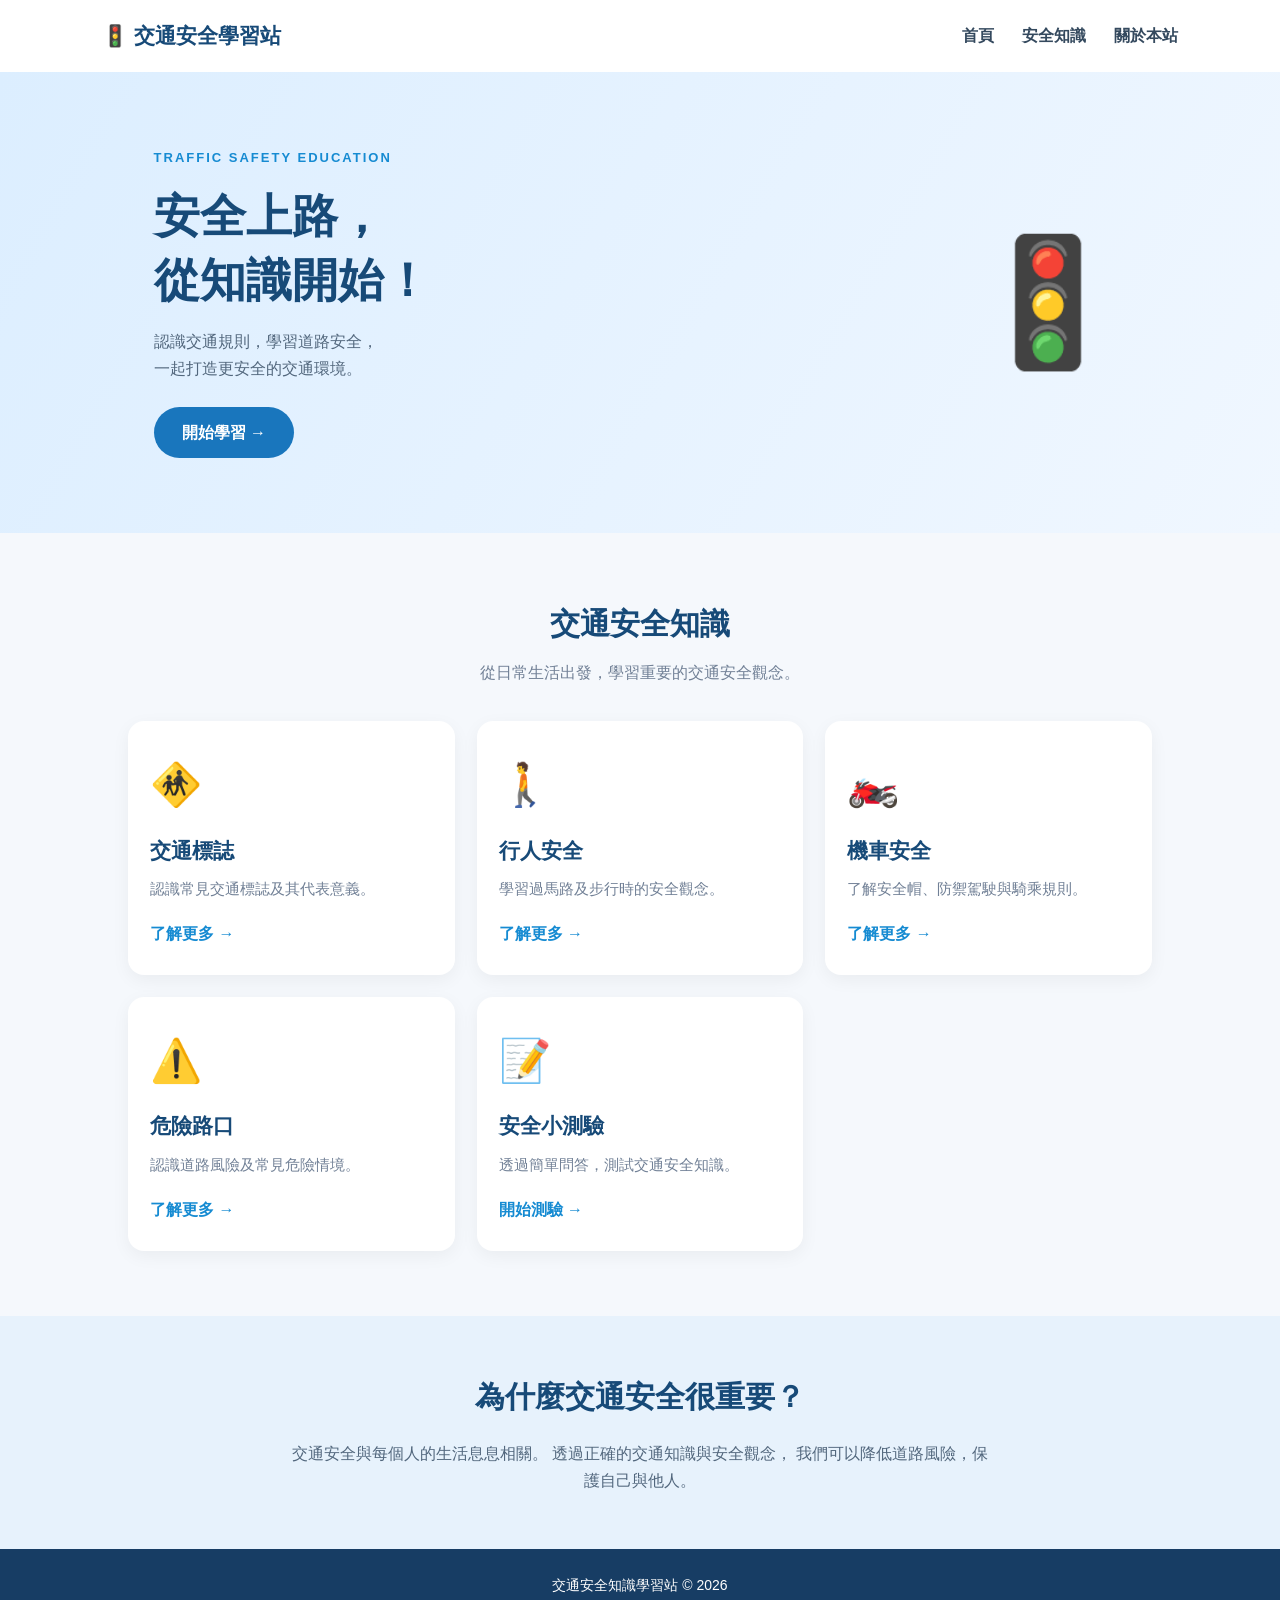
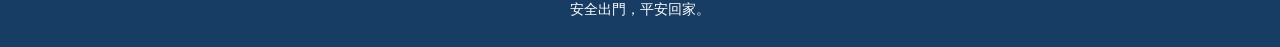
<file: index.html>
<!DOCTYPE html>
<html lang="zh-Hant">
<head>
  <meta charset="UTF-8">
  <meta name="viewport" content="width=device-width, initial-scale=1.0">
  <title>交通安全知識學習站</title>
  <link rel="stylesheet" href="css/style.css">
</head>
<body>

  <header>
    <nav class="navbar">
      <a href="index.html" class="logo">🚦 交通安全學習站</a>
      <div class="nav-links">
        <a href="#home">首頁</a>
        <a href="#topics">安全知識</a>
        <a href="#about">關於本站</a>
      </div>
    </nav>
  </header>

  <main>
    <section class="hero" id="home">
      <div class="hero-content">
        <p class="tag">TRAFFIC SAFETY EDUCATION</p>
        <h1>安全上路，<br>從知識開始！</h1>
        <p>認識交通規則，學習道路安全，<br>
        一起打造更安全的交通環境。</p>
        <a href="#topics" class="main-button">開始學習 →</a>
      </div>
      <div class="hero-icon">🚦</div>
    </section>

    <section class="topics" id="topics">
      <h2>交通安全知識</h2>
      <p class="section-description">
        從日常生活出發，學習重要的交通安全觀念。
      </p>

      <div class="topic-grid">
        <a href="signs.html" class="topic-card">
          <span class="topic-icon">🚸</span>
          <h3>交通標誌</h3>
          <p>認識常見交通標誌及其代表意義。</p>
          <span class="more">了解更多 →</span>
        </a>

        <a href="pedestrian.html" class="topic-card">
          <span class="topic-icon">🚶</span>
          <h3>行人安全</h3>
          <p>學習過馬路及步行時的安全觀念。</p>
          <span class="more">了解更多 →</span>
        </a>

        <a href="motorcycle.html" class="topic-card">
          <span class="topic-icon">🏍️</span>
          <h3>機車安全</h3>
          <p>了解安全帽、防禦駕駛與騎乘規則。</p>
          <span class="more">了解更多 →</span>
        </a>

        <a href="dangerous-roads.html" class="topic-card">
          <span class="topic-icon">⚠️</span>
          <h3>危險路口</h3>
          <p>認識道路風險及常見危險情境。</p>
          <span class="more">了解更多 →</span>
        </a>

        <a href="quiz.html" class="topic-card">
          <span class="topic-icon">📝</span>
          <h3>安全小測驗</h3>
          <p>透過簡單問答，測試交通安全知識。</p>
          <span class="more">開始測驗 →</span>
        </a>
      </div>
    </section>

    <section class="about" id="about">
      <h2>為什麼交通安全很重要？</h2>
      <p>
        交通安全與每個人的生活息息相關。
        透過正確的交通知識與安全觀念，
        我們可以降低道路風險，保護自己與他人。
      </p>
    </section>
  </main>

  <footer>
    <p>交通安全知識學習站 © 2026</p>
    <p>安全出門，平安回家。</p>
  </footer>

</body>
</html>
</file>
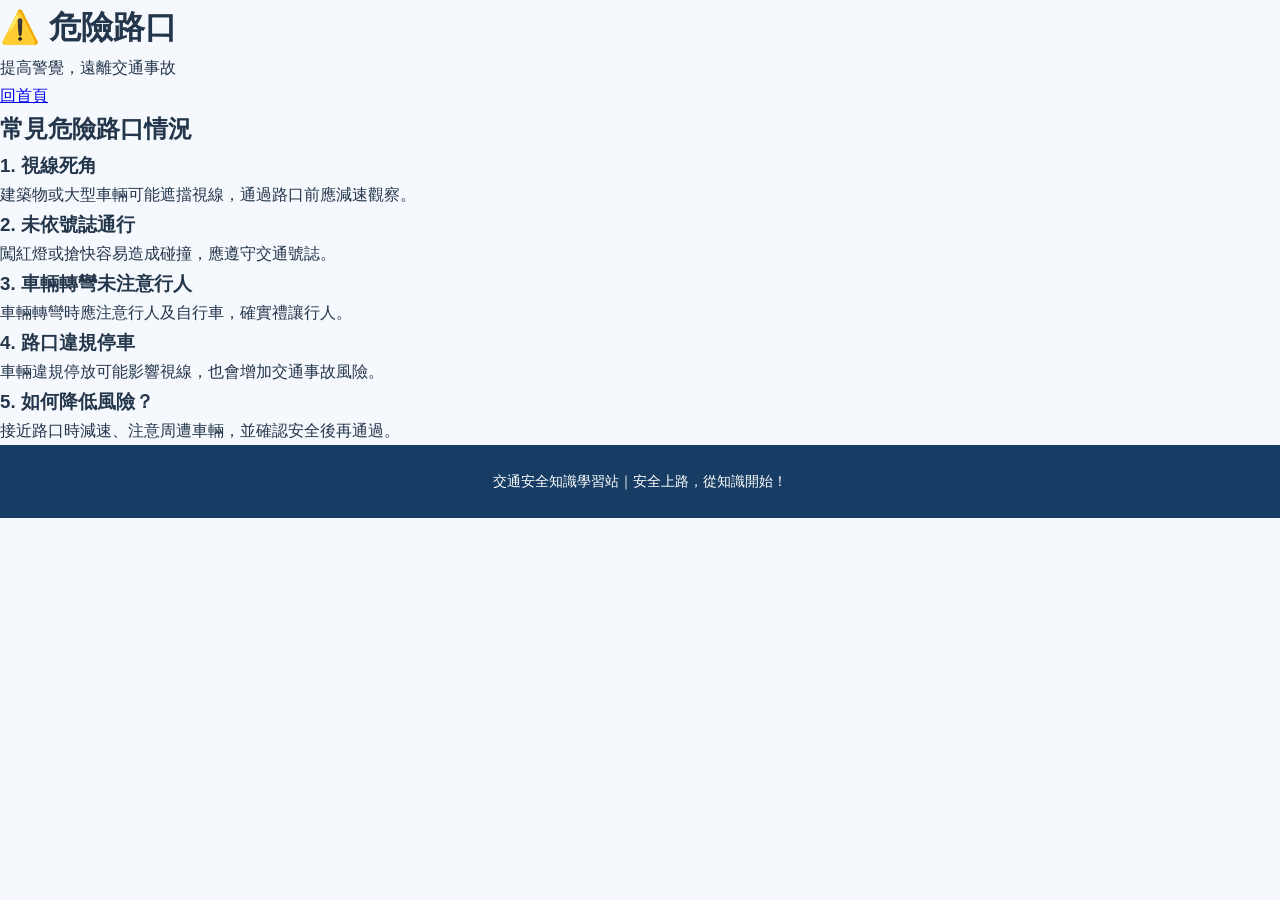
<file: dangerous-roads.html>
<!DOCTYPE html>
<html lang="zh-TW">
<head>
<meta charset="UTF-8">
<meta name="viewport" content="width=device-width, initial-scale=1.0">
<title>危險路口｜交通安全知識學習站</title>
<link rel="stylesheet" href="css/style.css">
</head>
<body>
<header>
<h1>⚠️ 危險路口</h1>
<p>提高警覺，遠離交通事故</p>
<a href="index.html">回首頁</a>
</header>
<main>
<h2>常見危險路口情況</h2>
<section>
<h3>1. 視線死角</h3>
<p>建築物或大型車輛可能遮擋視線，通過路口前應減速觀察。</p>
</section>
<section>
<h3>2. 未依號誌通行</h3>
<p>闖紅燈或搶快容易造成碰撞，應遵守交通號誌。</p>
</section>
<section>
<h3>3. 車輛轉彎未注意行人</h3>
<p>車輛轉彎時應注意行人及自行車，確實禮讓行人。</p>
</section>
<section>
<h3>4. 路口違規停車</h3>
<p>車輛違規停放可能影響視線，也會增加交通事故風險。</p>
</section>
<section>
<h3>5. 如何降低風險？</h3>
<p>接近路口時減速、注意周遭車輛，並確認安全後再通過。</p>
</section>
</main>
<footer>
<p>交通安全知識學習站｜安全上路，從知識開始！</p>
</footer>
</body>
</html>
</file>
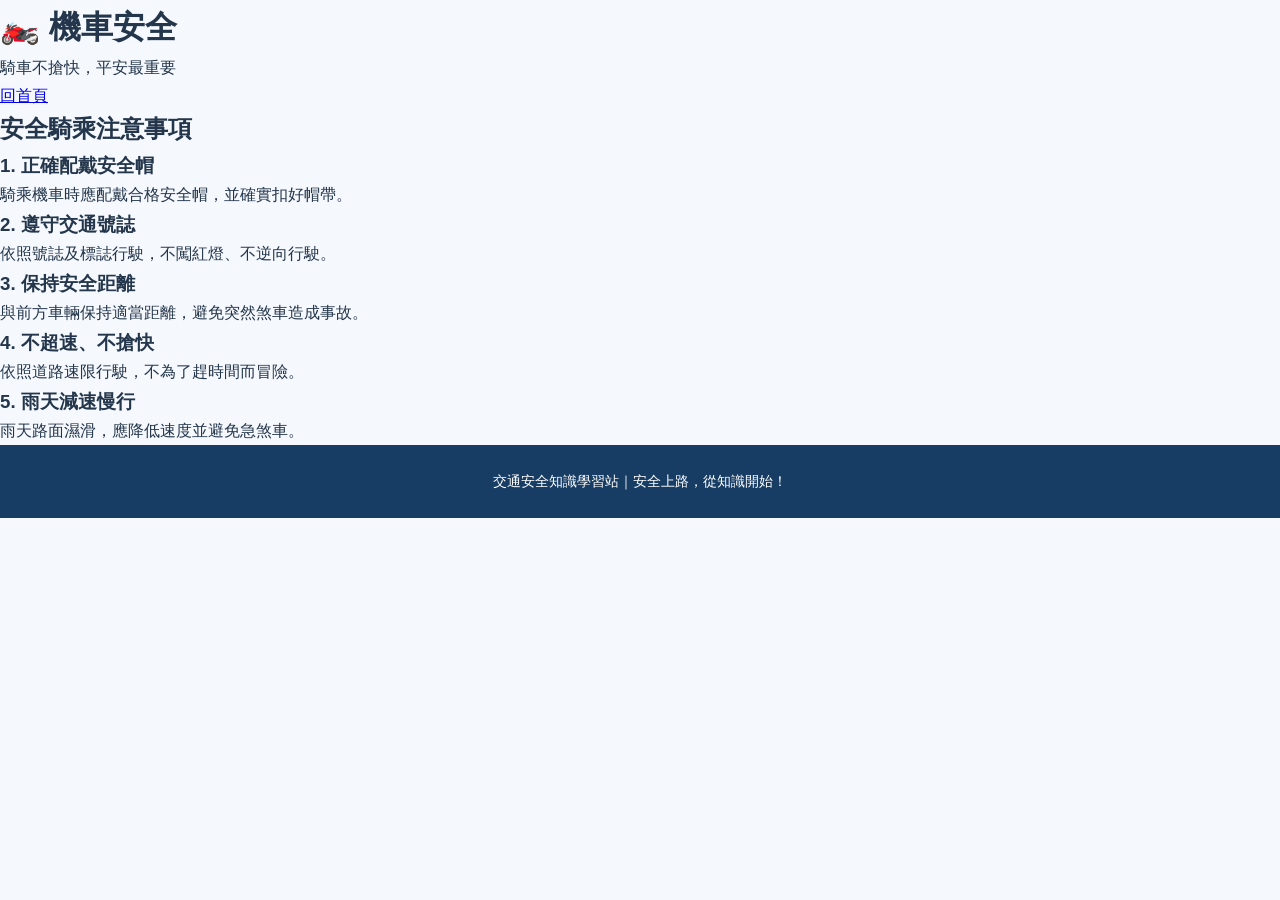
<file: motorcycle.html>
<!DOCTYPE html>
<html lang="zh-TW">
<head>
<meta charset="UTF-8">
<meta name="viewport" content="width=device-width, initial-scale=1.0">
<title>機車安全｜交通安全知識學習站</title>
<link rel="stylesheet" href="css/style.css">
</head>
<body>
<header>
<h1>🏍️ 機車安全</h1>
<p>騎車不搶快，平安最重要</p>
<a href="index.html">回首頁</a>
</header>
<main>
<h2>安全騎乘注意事項</h2>
<section>
<h3>1. 正確配戴安全帽</h3>
<p>騎乘機車時應配戴合格安全帽，並確實扣好帽帶。</p>
</section>
<section>
<h3>2. 遵守交通號誌</h3>
<p>依照號誌及標誌行駛，不闖紅燈、不逆向行駛。</p>
</section>
<section>
<h3>3. 保持安全距離</h3>
<p>與前方車輛保持適當距離，避免突然煞車造成事故。</p>
</section>
<section>
<h3>4. 不超速、不搶快</h3>
<p>依照道路速限行駛，不為了趕時間而冒險。</p>
</section>
<section>
<h3>5. 雨天減速慢行</h3>
<p>雨天路面濕滑，應降低速度並避免急煞車。</p>
</section>
</main>
<footer>
<p>交通安全知識學習站｜安全上路，從知識開始！</p>
</footer>
</body>
</html>
</file>
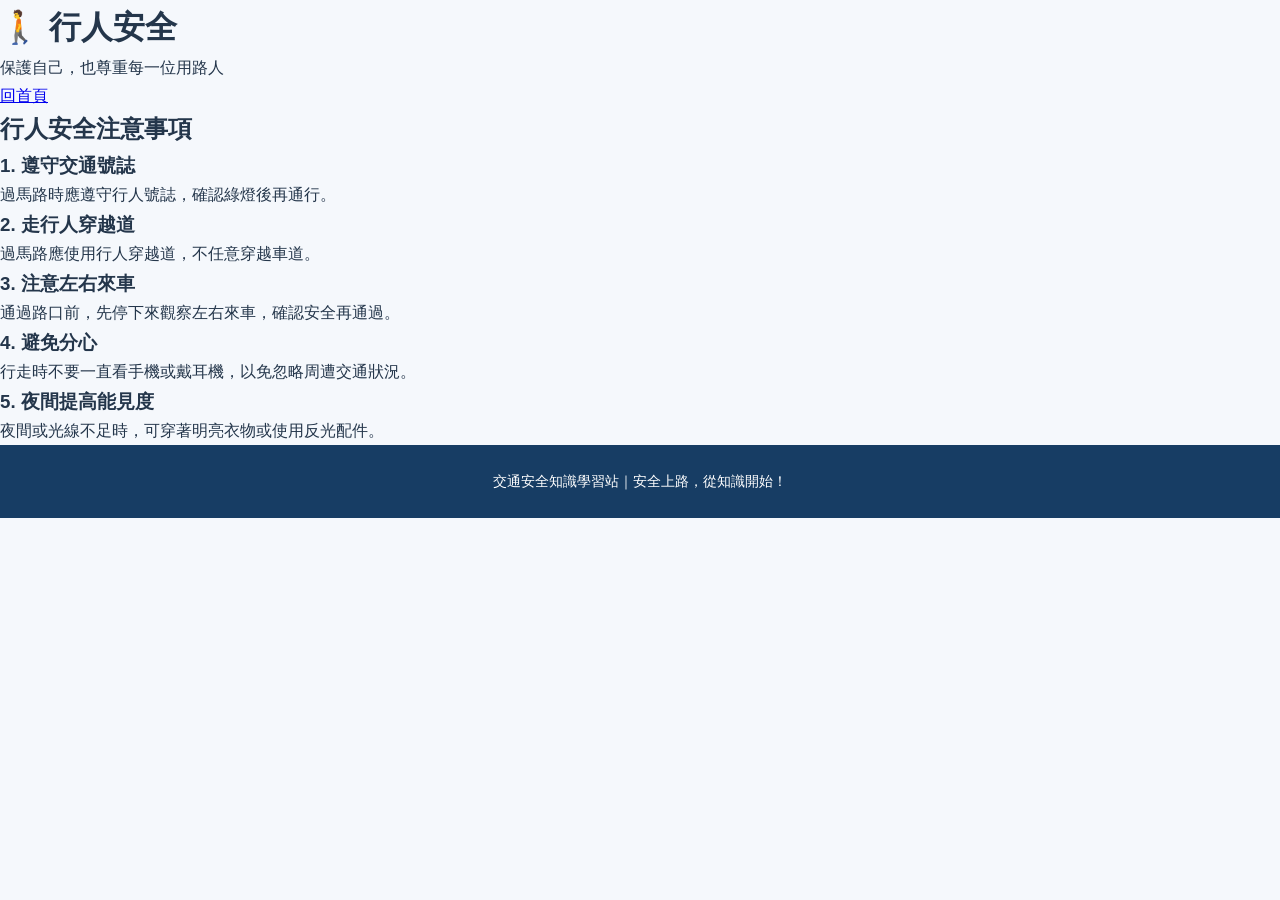
<file: pedestrian.html>
<!DOCTYPE html>
<html lang="zh-TW">
<head>
  <meta charset="UTF-8">
  <meta name="viewport" content="width=device-width, initial-scale=1.0">
  <title>行人安全｜交通安全知識學習站</title>
  <link rel="stylesheet" href="css/style.css">
</head>
<body>
  <header>
    <h1>🚶 行人安全</h1>
    <p>保護自己，也尊重每一位用路人</p>
    <a href="index.html">回首頁</a>
  </header>

  <main>
    <h2>行人安全注意事項</h2>

    <section>
      <h3>1. 遵守交通號誌</h3>
      <p>過馬路時應遵守行人號誌，確認綠燈後再通行。</p>
    </section>

    <section>
      <h3>2. 走行人穿越道</h3>
      <p>過馬路應使用行人穿越道，不任意穿越車道。</p>
    </section>

    <section>
      <h3>3. 注意左右來車</h3>
      <p>通過路口前，先停下來觀察左右來車，確認安全再通過。</p>
    </section>

    <section>
      <h3>4. 避免分心</h3>
      <p>行走時不要一直看手機或戴耳機，以免忽略周遭交通狀況。</p>
    </section>

    <section>
      <h3>5. 夜間提高能見度</h3>
      <p>夜間或光線不足時，可穿著明亮衣物或使用反光配件。</p>
    </section>
  </main>

  <footer>
    <p>交通安全知識學習站｜安全上路，從知識開始！</p>
  </footer>
</body>
</html>
</file>
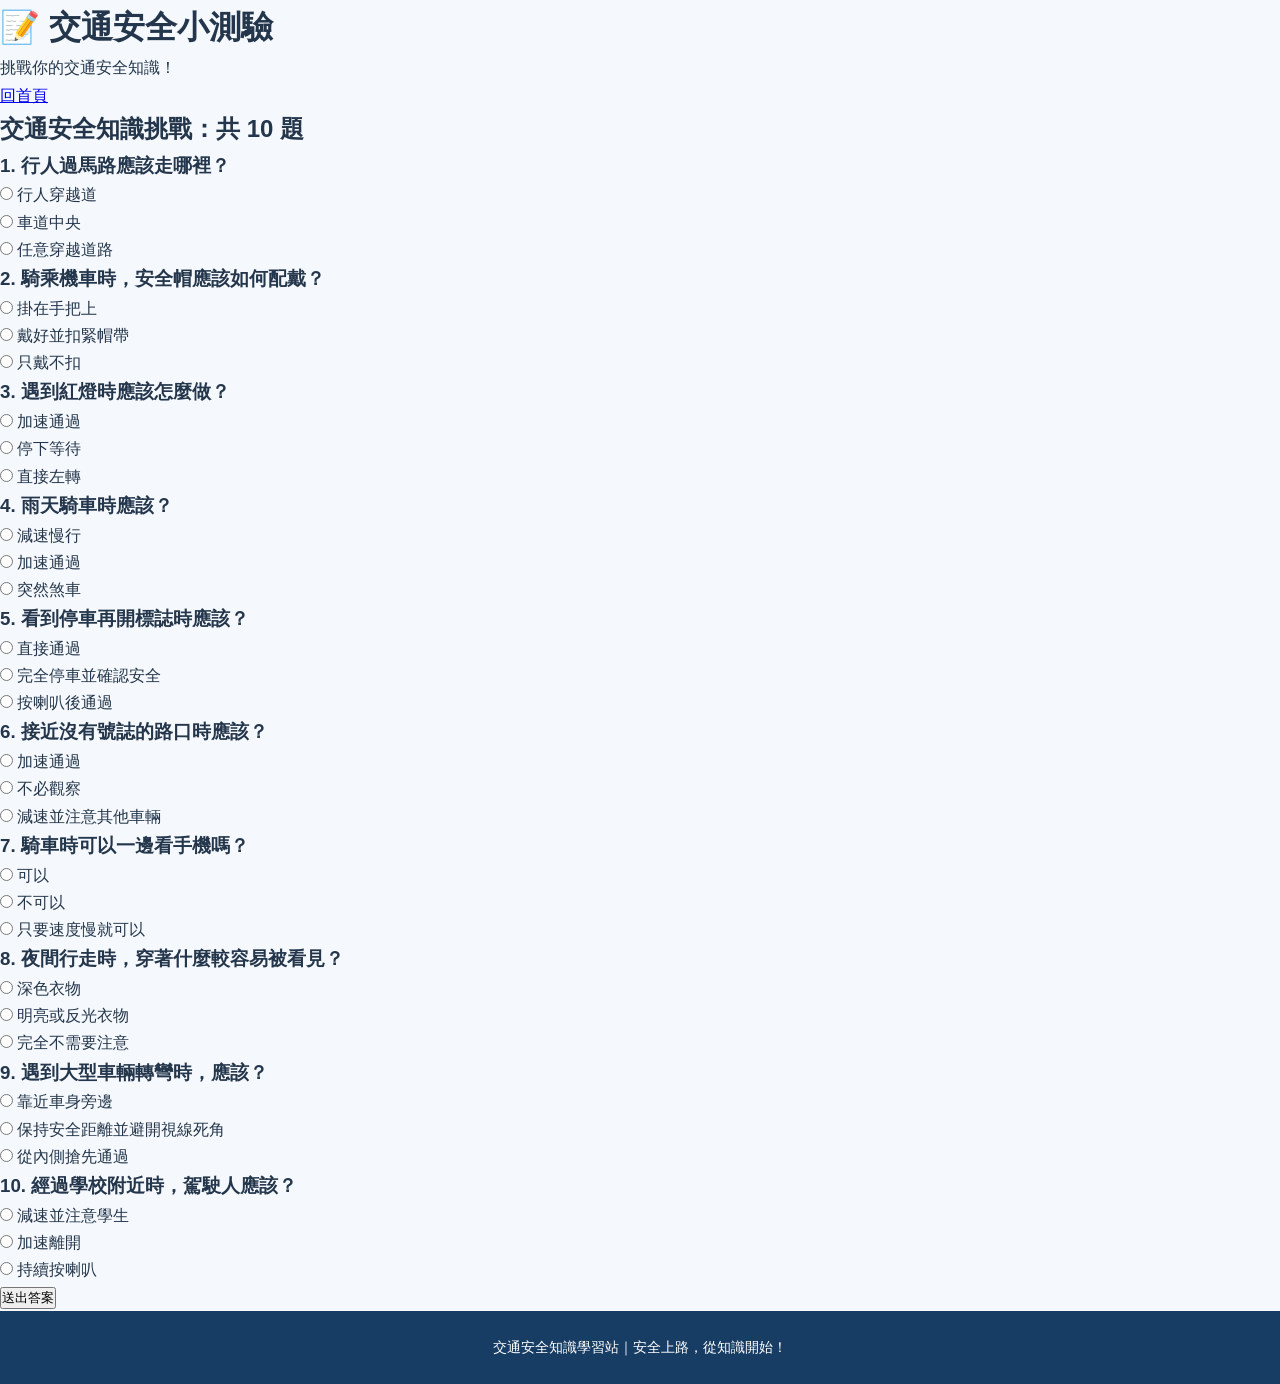
<file: quiz.html>
<!DOCTYPE html>
<html lang="zh-TW">
<head>
<meta charset="UTF-8">
<meta name="viewport" content="width=device-width, initial-scale=1.0">
<title>安全小測驗｜交通安全知識學習站</title>
<link rel="stylesheet" href="css/style.css">
</head>
<body>
<header>
<h1>📝 交通安全小測驗</h1>
<p>挑戰你的交通安全知識！</p>
<a href="index.html">回首頁</a>
</header>

<main>
<h2>交通安全知識挑戰：共 10 題</h2>
<form id="quiz">

<script>
const questions = [
["行人過馬路應該走哪裡？",
["行人穿越道","車道中央","任意穿越道路"],0],
["騎乘機車時，安全帽應該如何配戴？",
["掛在手把上","戴好並扣緊帽帶","只戴不扣"],1],
["遇到紅燈時應該怎麼做？",
["加速通過","停下等待","直接左轉"],1],
["雨天騎車時應該？",
["減速慢行","加速通過","突然煞車"],0],
["看到停車再開標誌時應該？",
["直接通過","完全停車並確認安全","按喇叭後通過"],1],
["接近沒有號誌的路口時應該？",
["加速通過","不必觀察","減速並注意其他車輛"],2],
["騎車時可以一邊看手機嗎？",
["可以","不可以","只要速度慢就可以"],1],
["夜間行走時，穿著什麼較容易被看見？",
["深色衣物","明亮或反光衣物","完全不需要注意"],1],
["遇到大型車輛轉彎時，應該？",
["靠近車身旁邊","保持安全距離並避開視線死角","從內側搶先通過"],1],
["經過學校附近時，駕駛人應該？",
["減速並注意學生","加速離開","持續按喇叭"],0]
];

const form = document.getElementById("quiz");

questions.forEach((q, i) => {
  const section = document.createElement("section");
  section.innerHTML = `
    <h3>${i + 1}. ${q[0]}</h3>
    ${q[1].map((option, j) => `
      <label>
        <input type="radio" name="q${i}" value="${j}">
        ${option}
      </label><br>
    `).join("")}
  `;
  form.appendChild(section);
});
</script>

<button type="button" onclick="checkAnswer()">送出答案</button>
</form>

<h2 id="result"></h2>
</main>

<footer>
<p>交通安全知識學習站｜安全上路，從知識開始！</p>
</footer>

<script>
function checkAnswer() {
  let score = 0;

  for (let i = 0; i < questions.length; i++) {
    const answer = document.querySelector(
      'input[name="q' + i + '"]:checked'
    );

    if (!answer) {
      alert("還有題目尚未回答，請完成全部 10 題！");
      return;
    }

    if (Number(answer.value) === questions[i][2]) {
      score++;
    }
  }

  let message = score === 10
    ? "太厲害了！你是交通安全小達人！"
    : score >= 7
    ? "表現不錯！繼續保持安全觀念！"
    : "再多學習交通安全知識，下次會更好！";

  document.getElementById("result").textContent =
    "你的成績：" + score + " / 10 分。 " + message;
}
</script>
</body>
</html>
</file>
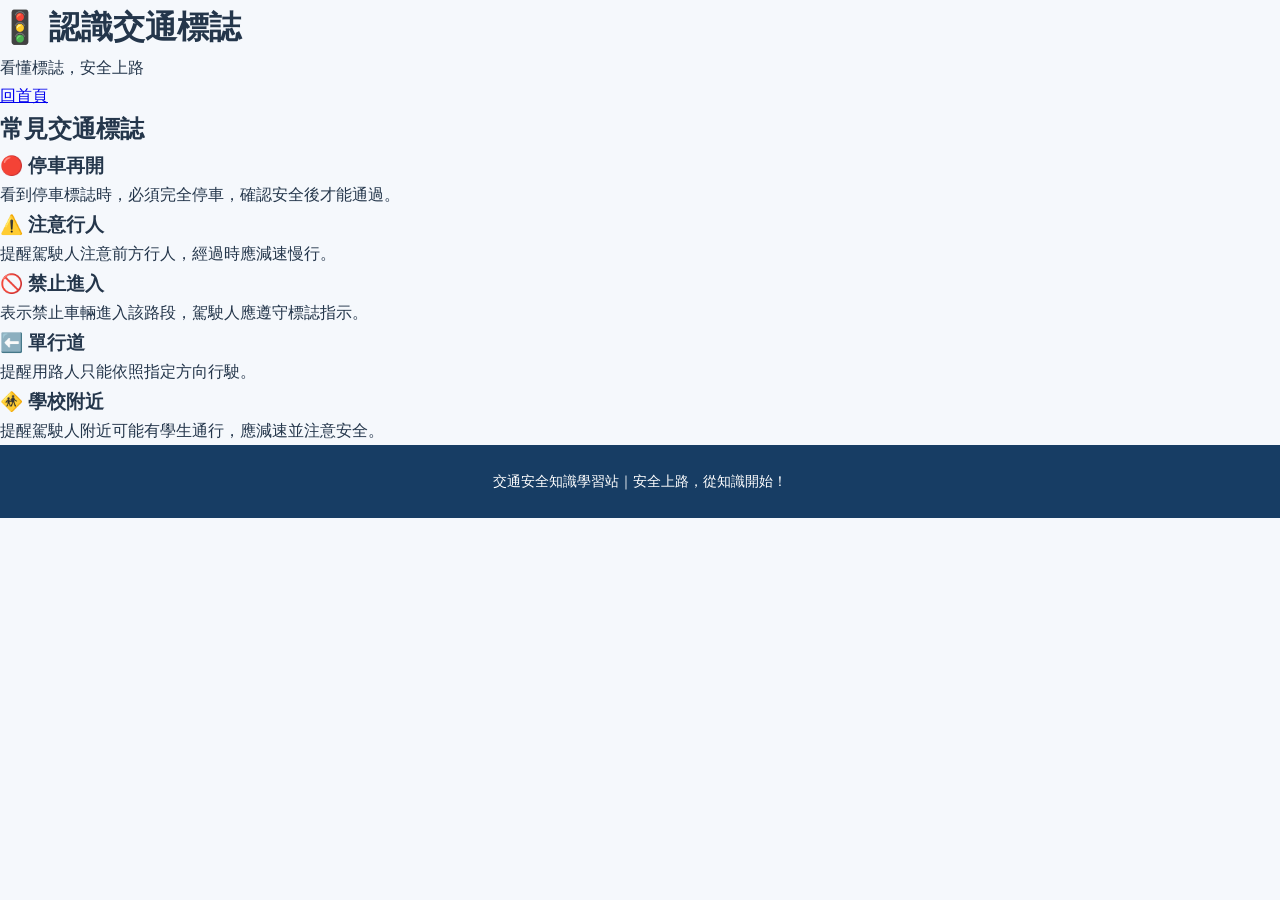
<file: signs.html>
<!DOCTYPE html>
<html lang="zh-TW">
<head>
<meta charset="UTF-8">
<meta name="viewport" content="width=device-width, initial-scale=1.0">
<title>交通標誌｜交通安全知識學習站</title>
<link rel="stylesheet" href="css/style.css">
</head>
<body>
<header>
<h1>🚦 認識交通標誌</h1>
<p>看懂標誌，安全上路</p>
<a href="index.html">回首頁</a>
</header>
<main>
<h2>常見交通標誌</h2>
<section>
<h3>🔴 停車再開</h3>
<p>看到停車標誌時，必須完全停車，確認安全後才能通過。</p>
</section>
<section>
<h3>⚠️ 注意行人</h3>
<p>提醒駕駛人注意前方行人，經過時應減速慢行。</p>
</section>
<section>
<h3>🚫 禁止進入</h3>
<p>表示禁止車輛進入該路段，駕駛人應遵守標誌指示。</p>
</section>
<section>
<h3>⬅️ 單行道</h3>
<p>提醒用路人只能依照指定方向行駛。</p>
</section>
<section>
<h3>🚸 學校附近</h3>
<p>提醒駕駛人附近可能有學生通行，應減速並注意安全。</p>
</section>
</main>
<footer>
<p>交通安全知識學習站｜安全上路，從知識開始！</p>
</footer>
</body>
</html>
</file>
<file: css/style.css>
* {
  margin: 0;
  padding: 0;
  box-sizing: border-box;
}

html {
  scroll-behavior: smooth;
}

body {
  font-family: "Noto Sans TC", Arial, sans-serif;
  background: #f5f8fc;
  color: #24364b;
  line-height: 1.7;
}

.navbar {
  background: #ffffff;
  padding: 18px 8%;
  display: flex;
  justify-content: space-between;
  align-items: center;
  box-shadow: 0 2px 12px rgba(0,0,0,0.06);
}

.logo {
  font-size: 21px;
  font-weight: bold;
  color: #174a78;
  text-decoration: none;
}

.nav-links {
  display: flex;
  gap: 28px;
}

.nav-links a {
  text-decoration: none;
  color: #34495e;
  font-weight: 600;
}

.nav-links a:hover {
  color: #168bd2;
}

.hero {
  background: linear-gradient(120deg, #dceeff, #f0f7ff);
  min-height: 390px;
  padding: 75px 12%;
  display: flex;
  align-items: center;
  justify-content: space-between;
}

.tag {
  color: #168bd2;
  font-weight: bold;
  letter-spacing: 2px;
  font-size: 13px;
}

.hero h1 {
  font-size: 46px;
  line-height: 1.4;
  color: #174a78;
  margin: 15px 0;
}

.hero-content > p:not(.tag) {
  color: #52677d;
  margin-bottom: 25px;
}

.hero-icon {
  font-size: 125px;
}

.main-button {
  display: inline-block;
  background: #1976bd;
  color: white;
  padding: 12px 28px;
  border-radius: 30px;
  text-decoration: none;
  font-weight: bold;
}

.main-button:hover {
  background: #10558e;
}

.topics {
  padding: 65px 10%;
  text-align: center;
}

.topics h2,
.about h2 {
  color: #174a78;
  font-size: 30px;
}

.section-description {
  color: #718096;
  margin: 10px 0 35px;
}

.topic-grid {
  display: grid;
  grid-template-columns: repeat(3, 1fr);
  gap: 22px;
}

.topic-card {
  background: white;
  padding: 28px 22px;
  border-radius: 16px;
  text-align: left;
  text-decoration: none;
  color: #34495e;
  box-shadow: 0 5px 18px rgba(0,0,0,0.05);
  transition: 0.25s;
}

.topic-card:hover {
  transform: translateY(-6px);
  box-shadow: 0 10px 25px rgba(0,0,0,0.1);
}

.topic-icon {
  font-size: 42px;
}

.topic-card h3 {
  color: #174a78;
  margin: 12px 0 8px;
  font-size: 21px;
}

.topic-card p {
  color: #718096;
  font-size: 15px;
}

.more {
  display: inline-block;
  color: #168bd2;
  font-weight: bold;
  margin-top: 18px;
}

.about {
  background: #e7f2fc;
  text-align: center;
  padding: 55px 15%;
}

.about p {
  max-width: 700px;
  margin: 18px auto 0;
  color: #52677d;
}

footer {
  background: #173d64;
  color: white;
  text-align: center;
  padding: 25px;
  font-size: 14px;
}

@media (max-width: 700px) {
  .navbar {
    flex-direction: column;
    gap: 12px;
  }

  .nav-links {
    gap: 15px;
    flex-wrap: wrap;
    justify-content: center;
  }

  .hero {
    padding: 50px 8%;
    text-align: center;
    flex-direction: column-reverse;
  }

  .hero h1 {
    font-size: 34px;
  }

  .hero-icon {
    font-size: 85px;
  }

  .topic-grid {
    grid-template-columns: 1fr;
  }

  .topics {
    padding: 45px 7%;
  }
}
</file>
